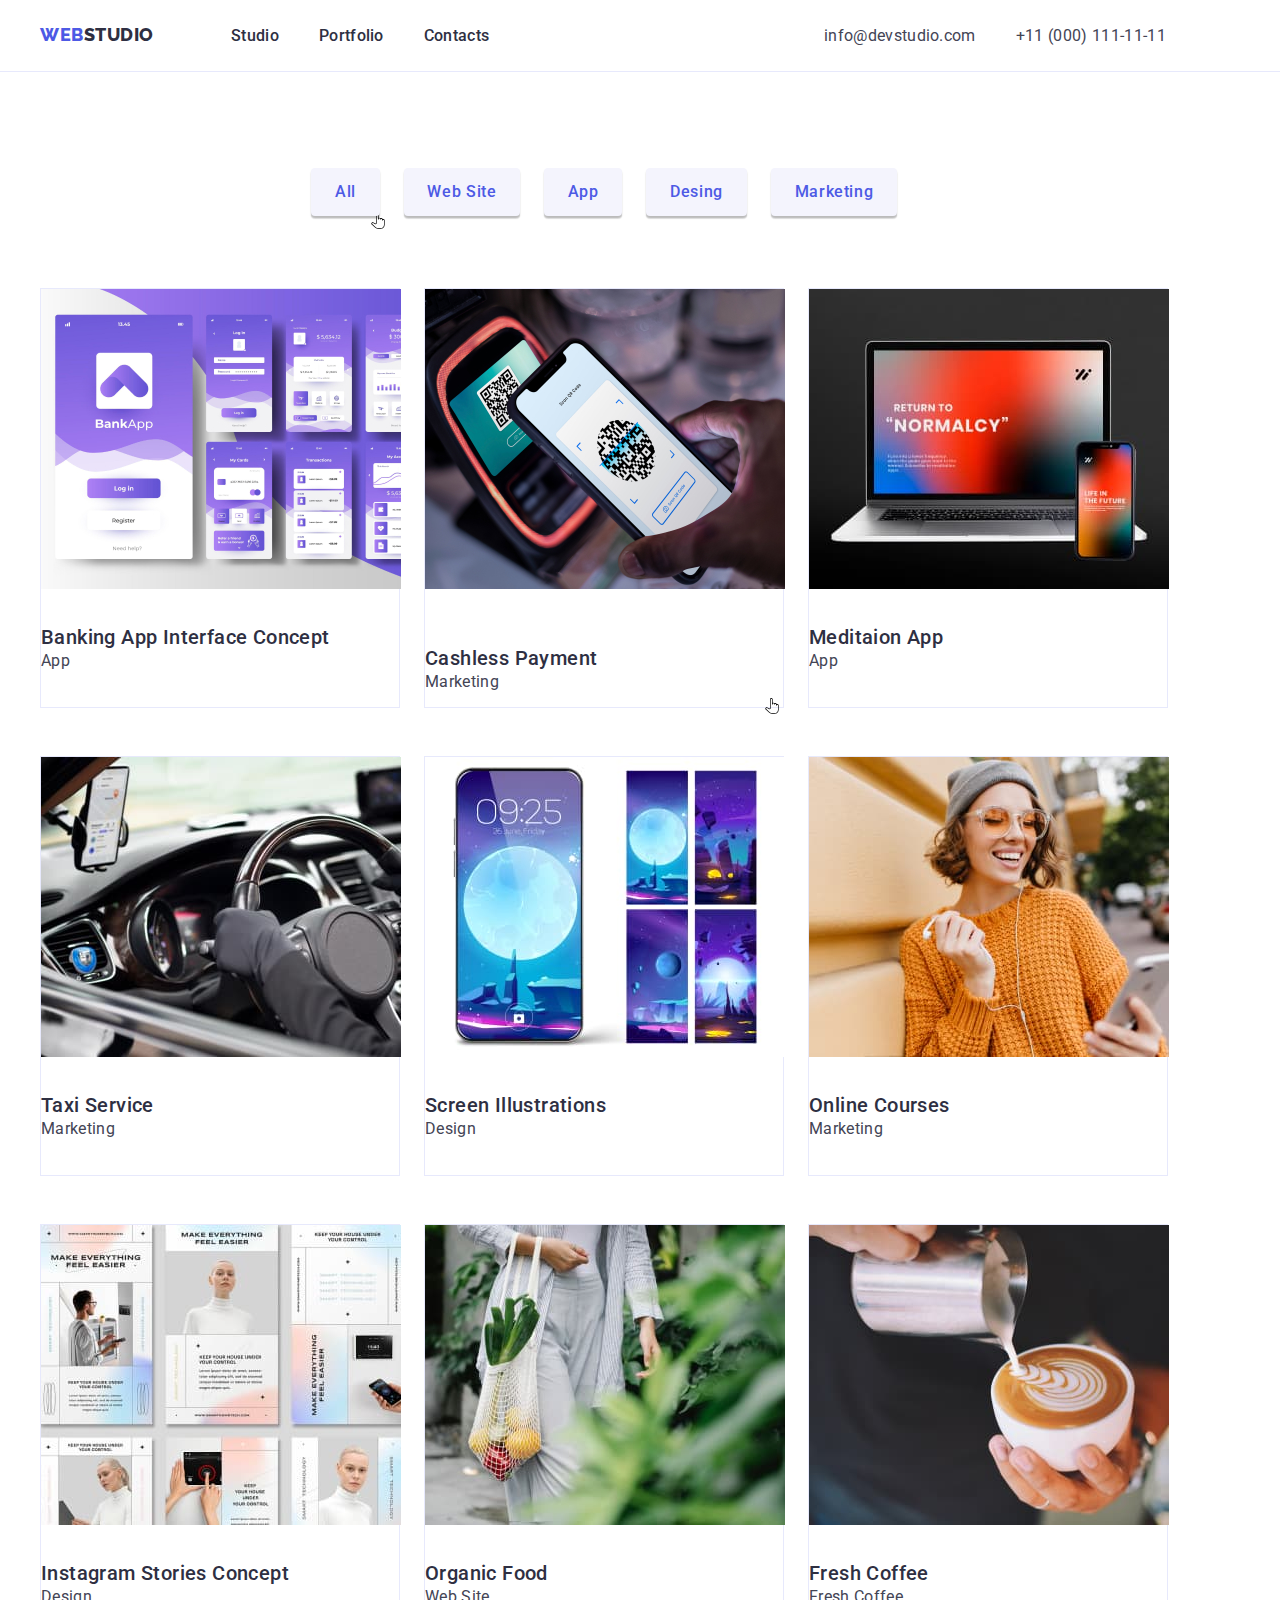
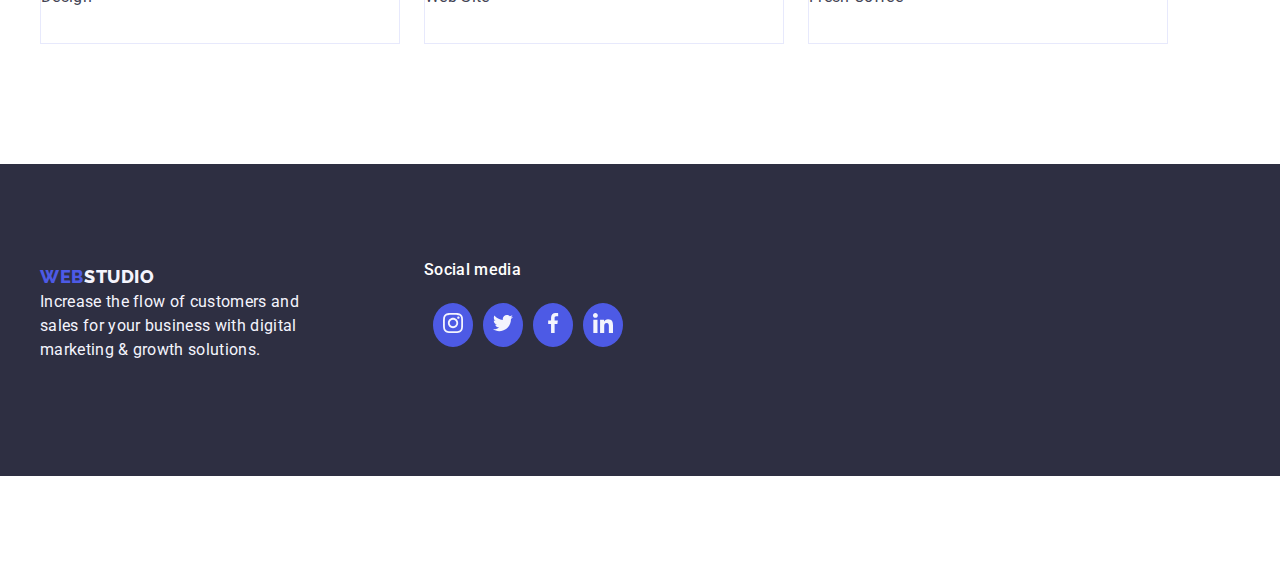
<file: portfolio.html>
<!DOCTYPE html>
<html lang="en">
  <head>
    <meta charset="UTF-8" />
    <meta name="viewport" content="width=device-width, initial-scale=1.0" />
    <link
      rel="stylesheet"
      href="https://cdnjs.cloudflare.com/ajax/libs/modern-normalize/1.0.0/modern-normalize.min.css"
    />
    <link rel="preconnect" href="https://fonts.googleapis.com" />
    <link rel="preconnect" href="https://fonts.gstatic.com" crossorigin />
    <link
      href="https://fonts.googleapis.com/css2?family=Roboto:wght@400;500;700;900&display=swap"
      rel="stylesheet"
    />
    <link rel="preconnect" href="https://fonts.googleapis.com" />
    <link rel="preconnect" href="https://fonts.gstatic.com" crossorigin />
    <link
      rel="stylesheet"
      href="https://cdnjs.cloudflare.com/ajax/libs/modern-normalize/2.0.0/modern-normalize.min.css"
      integrity="sha512-4xo8blKMVCiXpTaLzQSLSw3KFOVPWhm/TRtuPVc4WG6kUgjH6J03IBuG7JZPkcWMxJ5huwaBpOpnwYElP/m6wg=="
      crossorigin="anonymous"
      referrerpolicy="no-referrer"
    />
    <link
      href="https://fonts.googleapis.com/css2?family=Raleway:wght@800&display=swap"
      rel="stylesheet"
    />
    <link rel="stylesheet" type="text/css" href="./css/styles.css" />
    <title>Document</title>
  </head>
  <body>
    <header>
      <div class="top-line">
        <div class="container">
          <span class="logo">
            <a class="web-logo" href="index.html" type="button">WEB</a>
            <a class="studio-logo" href="index.html" type="button">STUDIO</a>
          </span>
          <nav>
            <span class="nav-menu">
              <a class="nav-studio" href="index.html" type="button">Studio</a>
              <a class="nav-portfolio" href="portfolio.html" type="button"
                >Portfolio</a
              >
              <a class="nav-contacts" href="" type="button">Contacts</a>
            </span>
          </nav>
          <span class="email-phone">
            <a href="" class="email">info@devstudio.com</a>
            <a href="" class="phone">+11 (000) 111-11-11</a>
          </span>
        </div>
      </div>
    </header>
    <main class="portfolio-main">
      <div class="container">
        <section class="section94px">
          <ul class="filters">
            <li>
              <div class="filter-btn-active">
                <button type="button" class="all-butoon">All</button>
              </div>
              <svg
                class="mysvg"
                width="14"
                height="16"
                viewBox="0 0 14 16"
                fill="none"
                xmlns="http://www.w3.org/2000/svg"
              >
                <path
                  d="M12.3333 6C12.0872 6 11.8564 6.06706 11.6581 6.18391C11.5836 5.51856 11.0178 5 10.3333 5C10.0077 5 9.70856 5.11784 9.47616 5.31413C9.24275 4.92644 8.81794 4.66666 8.33325 4.66666C8.09075 4.66666 7.86288 4.73175 7.6666 4.84569V1.33334C7.66656 0.597969 7.0686 0 6.33325 0C5.59791 0 4.99991 0.597969 4.99991 1.33334V10.2546C4.99991 10.4225 4.88922 10.5088 4.84169 10.5381C4.79416 10.5674 4.66622 10.6276 4.51747 10.5527L2.37685 9.48244C2.18185 9.38478 1.96344 9.33334 1.74535 9.33334C0.966689 9.33334 0.333252 9.96681 0.333252 10.7455V11C0.333252 11.0924 0.371658 11.1807 0.439033 11.2438L4.28638 14.8346C5.09169 15.5859 6.14185 16 7.24306 16H9.33322C11.7225 16 13.6666 14.056 13.6666 11.6667V7.33334C13.6666 6.59797 13.0686 6 12.3333 6ZM12.9999 11.6667C12.9999 13.6885 11.3551 15.3333 9.33325 15.3333H7.2431C6.31144 15.3333 5.42278 14.9831 4.74147 14.347L0.999908 10.8552V10.7455C0.999908 10.3343 1.33422 10 1.74535 10C1.86025 10 1.97581 10.0273 2.07869 10.0788L4.21931 11.1491C4.5315 11.3057 4.89541 11.2884 5.19228 11.1055C5.48916 10.9219 5.66656 10.6038 5.66656 10.2546V1.33334C5.66656 0.965844 5.96572 0.666687 6.33322 0.666687C6.70072 0.666687 6.99988 0.965844 6.99988 1.33334V6.33334C6.99988 6.51759 7.14897 6.66669 7.33322 6.66669C7.51747 6.66669 7.66656 6.51759 7.66656 6.33334V6C7.66656 5.6325 7.96572 5.33334 8.33322 5.33334C8.70072 5.33334 8.99988 5.6325 8.99988 6V6.33334C8.99988 6.334 8.99988 6.33466 8.99988 6.33531V6.33563C9.00119 6.51856 9.14994 6.66669 9.33322 6.66669C9.51747 6.66669 9.66656 6.51759 9.66656 6.33334V6.32812C9.66916 5.96322 9.968 5.66666 10.3332 5.66666C10.7007 5.66666 10.9999 5.96581 10.9999 6.33331V7.33331C10.9999 7.51756 11.149 7.66666 11.3332 7.66666C11.5175 7.66666 11.6666 7.51756 11.6666 7.33331C11.6666 6.96581 11.9657 6.66666 12.3332 6.66666C12.7007 6.66666 12.9999 6.96581 12.9999 7.33334V11.6667Z"
                  fill="black"
                />
              </svg>
            </li>
            <li class="btn1-position">
              <div class="filter-btn1">
                <button type="button" class="web-site">Web Site</button>
              </div>
            </li>
            <li>
              <div class="filter-btn2">
                <button type="button" class="app">App</button>
              </div>
            </li>
            <li>
              <div class="filter-btn3">
                <button type="button" class="desing">Desing</button>
              </div>
            </li>
            <li>
              <div class="filter-btn4">
                <button type="button" class="marketing">Marketing</button>
              </div>
            </li>
          </ul>
          <!--Section row-->
          <section class="row-1" title="Row 1">
            <div class="project-card1">
              <ul class="project-card2">
                <li>
                  <img
                    class="img-portfolio1"
                    src="./images/img8.jpg"
                    alt="img8"
                  />
                </li>
                <li class="card-content1">
                  <h3 class="footer-title">Banking App Interface Concept</h3>
                  <p class="footer-pharagraf">App</p>
                </li>
              </ul>
              <ul class="project-card1-2">
                <li>
                  <img
                    class="img-portfolio2"
                    src="./images/img9.jpg"
                    alt="img8"
                  />
                  <svg
                    class="mysvg2"
                    width="14"
                    height="16"
                    viewBox="0 0 14 16"
                    fill="none"
                    xmlns="http://www.w3.org/2000/svg"
                  >
                    <path
                      d="M12.3333 6C12.0872 6 11.8564 6.06706 11.6581 6.18391C11.5836 5.51856 11.0178 5 10.3333 5C10.0077 5 9.70856 5.11784 9.47616 5.31413C9.24275 4.92644 8.81794 4.66666 8.33325 4.66666C8.09075 4.66666 7.86288 4.73175 7.6666 4.84569V1.33334C7.66656 0.597969 7.0686 0 6.33325 0C5.59791 0 4.99991 0.597969 4.99991 1.33334V10.2546C4.99991 10.4225 4.88922 10.5088 4.84169 10.5381C4.79416 10.5674 4.66622 10.6276 4.51747 10.5527L2.37685 9.48244C2.18185 9.38478 1.96344 9.33334 1.74535 9.33334C0.966689 9.33334 0.333252 9.96681 0.333252 10.7455V11C0.333252 11.0924 0.371658 11.1807 0.439033 11.2438L4.28638 14.8346C5.09169 15.5859 6.14185 16 7.24306 16H9.33322C11.7225 16 13.6666 14.056 13.6666 11.6667V7.33334C13.6666 6.59797 13.0686 6 12.3333 6ZM12.9999 11.6667C12.9999 13.6885 11.3551 15.3333 9.33325 15.3333H7.2431C6.31144 15.3333 5.42278 14.9831 4.74147 14.347L0.999908 10.8552V10.7455C0.999908 10.3343 1.33422 10 1.74535 10C1.86025 10 1.97581 10.0273 2.07869 10.0788L4.21931 11.1491C4.5315 11.3057 4.89541 11.2884 5.19228 11.1055C5.48916 10.9219 5.66656 10.6038 5.66656 10.2546V1.33334C5.66656 0.965844 5.96572 0.666687 6.33322 0.666687C6.70072 0.666687 6.99988 0.965844 6.99988 1.33334V6.33334C6.99988 6.51759 7.14897 6.66669 7.33322 6.66669C7.51747 6.66669 7.66656 6.51759 7.66656 6.33334V6C7.66656 5.6325 7.96572 5.33334 8.33322 5.33334C8.70072 5.33334 8.99988 5.6325 8.99988 6V6.33334C8.99988 6.334 8.99988 6.33466 8.99988 6.33531V6.33563C9.00119 6.51856 9.14994 6.66669 9.33322 6.66669C9.51747 6.66669 9.66656 6.51759 9.66656 6.33334V6.32812C9.66916 5.96322 9.968 5.66666 10.3332 5.66666C10.7007 5.66666 10.9999 5.96581 10.9999 6.33331V7.33331C10.9999 7.51756 11.149 7.66666 11.3332 7.66666C11.5175 7.66666 11.6666 7.51756 11.6666 7.33331C11.6666 6.96581 11.9657 6.66666 12.3332 6.66666C12.7007 6.66666 12.9999 6.96581 12.9999 7.33334V11.6667Z"
                      fill="black"
                    />
                  </svg>
                </li>
                <li class="card-content2">
                  <h3 class="footer-title">Cashless Payment</h3>
                  <p class="footer-pharagraf">Marketing</p>
                </li>
              </ul>
              <ul class="project-card2">
                <li>
                  <img
                    class="img-portfolio3"
                    src="./images/img10.jpg"
                    alt="img8"
                  />
                </li>
                <li class="card-content3">
                  <h3 class="footer-title">Meditaion App</h3>
                  <p class="footer-pharagraf">App</p>
                </li>
              </ul>
            </div>
          </section>
          <section class="row-2" title="Row 2">
            <div class="project-card1">
              <ul class="project-card2">
                <li>
                  <img
                    class="img-portfolio1"
                    src="./images/img11.jpg"
                    alt="img8"
                  />
                </li>
                <li class="card-content1">
                  <h3 class="footer-title">Taxi Service</h3>
                  <p class="footer-pharagraf">Marketing</p>
                </li>
              </ul>
              <ul class="project-card2">
                <li>
                  <img
                    class="img-portfolio2"
                    src="./images/img12.jpg"
                    alt="img8"
                  />
                </li>
                <li class="card-content2">
                  <h3 class="footer-title">Screen Illustrations</h3>
                  <p class="footer-pharagraf">Design</p>
                </li>
              </ul>
              <ul class="project-card2">
                <li>
                  <img
                    class="img-portfolio3"
                    src="./images/img13.jpg"
                    alt="img8"
                  />
                </li>
                <li class="card-content3">
                  <h3 class="footer-title">Online Courses</h3>
                  <p class="footer-pharagraf">Marketing</p>
                </li>
              </ul>
            </div>
          </section>
          <section class="row-3" title="Row 3">
            <div class="project-card1">
              <ul class="project-card2">
                <li>
                  <img
                    class="img-portfolio1"
                    src="./images/img14.jpg"
                    alt="img8"
                  />
                </li>
                <li class="card-content1">
                  <h3 class="footer-title">Instagram Stories Concept</h3>
                  <p class="footer-pharagraf">Design</p>
                </li>
              </ul>
              <ul class="project-card2">
                <li>
                  <img
                    class="img-portfolio2"
                    src="./images/img15.jpg"
                    alt="img8"
                  />
                </li>
                <li class="card-content2">
                  <h3 class="footer-title">Organic Food</h3>
                  <p class="footer-pharagraf">Web Site</p>
                </li>
              </ul>
              <ul class="project-card2">
                <li>
                  <img
                    class="img-portfolio3"
                    src="./images/img16.jpg"
                    alt="img8"
                  />
                </li>
                <li class="card-content3">
                  <h3 class="footer-title">Fresh Coffee</h3>
                  <p class="footer-pharagraf">Fresh Coffee</p>
                </li>
              </ul>
            </div>
          </section>
        </section>
      </div>
    </main>
    <footer>
      <section class="footer section94px">
        <div class="container">
          <div class="position-footer">
            <div class="logo-text">
              <span class="logo-footer">
                <a class="web-footer" href="index.html" type="button">WEB</a>
                <a class="studio-footer" href="index.html" type="button"
                  >STUDIO</a
                >
              </span>
              <div class="text-footer">
                <p class="text5">
                  Increase the flow of customers and sales for your business
                  with digital marketing & growth solutions.
                </p>
              </div>
            </div>
            <div class="social">
              <h3 class="social-media">Social media</h3>
              <ul class="traling-icons">
                <li class="icons-size2">
                  <img href="" src="./images/instagram2.svg" alt="instagram" />
                </li>
                <li class="icons-size2">
                  <img href="" src="./images/twitter1.svg" alt="twiter" />
                </li>
                <li class="icons-size2">
                  <img href="" src="./images/facebook1.svg" alt="facebook" />
                </li>
                <li class="icons-size2">
                  <img href="" src="./images/linkedin1.svg" alt="linkedin" />
                </li>
              </ul>
            </div>
          </div>
        </div>
      </section>
    </footer>
  </body>
</html>
</file>
<file: css/styles.css>
*,
*::before,
*::after {
    box-sizing: border-box;
}

* {
    margin: 0;
}

html,
body {
    height: 100%;
}

.body{
background: #fff;
line-height: 1.5;
-webkit-font-smoothing: antialiased;
}
ul,a, h1,h3{
    padding-inline-start: 94px 0px;
}

.container{
    width: 1200px; 
    margin: 0 auto;
}

.section94px{
    padding: 94px 0px;
    width: 100%; 
}

/*NAV MENU -- TOP LINE*/

.top-line{
width: auto;
height: 72px;
background: #fff;
border-bottom: 1px solid #e7e9fc;

}
.top-line>.container{
height: 72px;
display: flex;
}

.logo{
padding-top: 24px;
display: flex;
gap: 0px;
width: 115px;
height: 48px;
}

.web-logo{
font-family: "Raleway", sans-serif;
font-weight: 800;
font-size: 18px;
line-height: 21px; 
line-height: 1.16667;
letter-spacing: 0.03em;
text-transform: uppercase;
color: #4d5ae5;

}

.studio-logo{
font-family: "Raleway", sans-serif;
font-weight: 800;
font-size: 18px;
line-height: 21px; 
line-height: 1.16667;
letter-spacing: 0.03em;
text-transform: uppercase;
color: #2e2f42;
}
    
.nav-menu{
display: flex;
gap: 40px;
width: 337px;
height: 48px;
padding-left: 76px;
padding-top: 24px;
}

.nav-studio, .nav-portfolio, .nav-contacts {
font-family: "Roboto", sans-serif;
font-weight: 500;
font-size: 16px;
line-height: 24px;
line-height: 1.5;
letter-spacing: 0.02em;
color: #2e2f42;
}

.email-phone{
width: 676px;
height: 48px;
display: flex;
padding-left: 332px;
padding-top: 24px;
}

.email{
font-family: "Roboto", sans-serif;
font-weight: 400;
font-size: 16px;
line-height: 24px; 
line-height: 1.5;
letter-spacing: 0.02em;
color: #434455;
}

.phone{
font-family: "Roboto", sans-serif;
font-weight: 400;
font-size: 16px;
line-height: 24px; 
line-height: 1.5;
letter-spacing: 0.02em;
color: #434455;
padding-left: 40px;
}

.top-line a:hover,
header.top-line a:focus {
color: rgb(0, 0, 255);
}

a {
text-decoration: none;
}

/* --HERO IMAGE-- */

.hero-image{
background-image:linear-gradient(rgba(26, 33, 55, 0.7), rgba(44, 42, 55, 0.7)), url("../images/people-office1.jpg");
 background-color: #cccccc;
 background-size: auto;
 background-position: center;
 background-repeat: no-repeat;
}

.button {
width: 684px;
height: 104px;
padding-top: 48px;
padding-left: 515px;
padding-bottom: 150px;

}

.order-service {
font-family: "Roboto", sans-serif;
font-weight: 500;
font-size: 16px;
font-style: normal;
line-height: 24px;
letter-spacing: 0.04em;
color: var(--WHITE, #FFF);
background: #4d5ae5;
border: none;
cursor: pointer;
border-radius: 4px;
gap: 10px;
box-shadow: 0 4px 4px 0 rgba(0, 0, 0, 0.15);
align-items: center;
justify-content: center;
width: 169px;
height: 56px;

}

.hero-title{  
margin: 0px; 
font-family: "Roboto", sans-serif;
font-weight: 700;
font-size: 56px;
font-style: normal;
line-height: 60px;
letter-spacing: 0.02em;
text-align: center;
color: var(--WHITE, #FFF);
padding-top: 94px;

}

/*SECTION 1 & 2*/

.section1-2{
height: 1064px;
width: auto;
padding-bottom:26px;
justify-content: center;
}

.section1-2>.container{
height: 1064px;
} 

.section1{
width: 1128px;
height: 250px;
padding-top: 26px;
display: flex;
}

.feature1, 
.feature2, 
.feature3, 
.feature4{
gap: 8px;
width: 264px;
height: 224px;
}

.feature2,
.feature3,
.feature4{
margin-left: 24px;
}

.strategy, 
.punctuality, 
.diligence, 
.tehnologies{
font-family: "Roboto", sans-serif;
font-weight: 500;
font-size: 20px;
font-style: normal;
line-height: 24px; 
letter-spacing: 0.02em;
color: var(--NAVY-BLUE, #2E2F42);
margin: 0px; 
}

.text-strategy,
.text-punctuality,
.text-diligence,
.text-tehnologies{
font-family: "Roboto", sans-serif;
font-weight: 400;
font-size: 16px;
font-style: normal;
line-height: 24px; 
letter-spacing: 0.02em;
color: var(--SLATE, #434455); 
}

/*SECTION 2*/

.section2{
width: 1128px;
height: 652px;
flex-shrink: 0;
padding-top: 120px;
padding: bottom 26px;   
}

.Section2-title{
font-family: "Roboto", sans-serif;
font-weight: 1103;
font-size: 36px;
font-style: normal;
line-height: 40px; 
letter-spacing: 0.02em;
text-transform: capitalize;
margin: 0px;
color: var(--NAVY-BLUE, #2E2F42);
padding-left: 403px;

}

.technology-pictures{
width: 1128px;
height: 372px;
display: flex; 
padding-top: 72px;      
}

.img-1, 
.img-2, 
.img-3{
gap: 0px;
width: 360px;
height: 300px;
}

.img-2,
.img-3{
margin-left: 24px;
}

.size-pictures{
border: 1px solid #e7e9fc;
width: 360px;
height: 300px;
}

/*SECTION 3 */

.section3{
width: auto;
height: 732px;
background: #f4f4fd;

}

.section3>.container{
    height: 732px;
}

.title1{
Width: 647px; 
Height: 40px;
padding-top: 26px;
padding-left: 483px;
}

.our-team{
font-family: "Roboto", sans-serif;
font-weight: 700;
font-size: 36px;
font-style: normal;
line-height: 40px; 
letter-spacing: 0.02em;
color: var(--NAVY-BLUE, #2E2F42);
margin: 0px;
}

.pepole{
width: 1128px;
height: 452px;
display: flex;
padding-top: 72px;

}

ul {
padding: 0;
}

.team-card1, 
.team-card2, 
.team-card3, 
.team-card4{
gap: 32px;
border-radius: 0 0 4px 4px;
padding: 0px 0px 32px 0px;
width: 264px;
height: 428px;
box-shadow: 0 2px 1px 0 rgba(46, 47, 66, 0.08), 0 1px 1px 0 rgba(46, 47, 66, 0.16), 0 1px 6px 0 rgba(46, 47, 66, 0.08);
background: #fff; 
box-shadow: 0px 0px 10px 5px rgba(0, 0, 0, 0.3);
}

.traling-icons {
padding: 0;
justify-content: center;
display: flex;
}

.traling-icons li {
margin: 5px;
border-radius: 50%;
background-color: #4D5AE5;
   
}

.traling-icons li img {
width: 40px;
height: 40px;
padding: 10px;
margin: 0px;
   
}

.team-card2,
.team-card3,
.team-card4{
margin-left: 24px;

}

.img{
width: 264px;
height: 260px;
background: url(<path-to-image>), lightgray -97.034px -0.927px / 181.897% 251.37% no-repeat;  
}

.name{
font-family: "Roboto", sans-serif;
font-weight: 500;
font-size: 20px;
font-style: normal;
line-height: 24px; 
letter-spacing: 0.02em;
text-align: center;
color: var(--NAVY-BLUE, #2E2F42);   
}

.job-description{
font-family: "Roboto", sans-serif;
font-weight: 400;
font-size: 16px;
font-style: normal;
line-height: 24px; 
letter-spacing: 0.02em;
text-align: center;
color: var(--SLATE, #434455);
}

.section3 h3:hover,
.section3 h3:focus,
.section3 p:hover,
.section3 p:focus {
color: rgb(0, 0, 255);
cursor: pointer;
}

/* Section 4 */

.section4{
height: 440px;
padding-top: 120px;
padding-bottom: 120px;
        
}
.customers{
font-family: "Roboto", sans-serif;
font-weight: 700;
font-size: 36px;
margin: 0px;
line-height: 40px; 
line-height: 1.11111;
letter-spacing: 0.02em;
text-transform: capitalize;
text-align: center;
color: #2e2f42;
padding-bottom: 72px;
        
}

.company-icons{
display: flex;
gap: 24px;
width: 1128px;
height: 88px;
margin: 0px;
}

.icons-size img {
    filter: grayscale(100%);
    transition: filter 0.5s ease, cursor 0.3s ease;
}

.icons-size img:hover {
filter: grayscale(0%); 
cursor: pointer;
}

.icons-size{
width: 168px;
height: 88px;
border: 1px solid #8e8f99;
border-radius: 4px;
display: flex;  
}

.icons-size:hover {
    cursor: pointer;
    /* Aplică cursor pointer la hover pe întregul li */
}

/*FOOTER*/

.footer{
width: 100%;
height: 312px;
background: #2e2f42;
flex-shrink: 0;

}
.footer>.container{
height: 312px;
    
}

.position-footer{
display: flex;
}

.logo-text{
width: 264px;
height: 118.5px;
flex-shrink: 0;
padding-top: 7.5px;
}

.logo-footer{
display: flex;
gap: 0px;
width: 115px;
height: 24px;  
}

.footer a:hover {
color: rgb(0, 0, 255);    
}

.web-footer{
font-family: "Raleway", sans-serif;
font-weight: 800;
font-size: 18px;
font-style: normal;
line-height: 21px; 
letter-spacing: 0.03em;
text-transform: uppercase;
color: var(--IRIS, #4D5AE5);
display: flex;
width: 44px;
height: 21px;
}

.studio-footer{
font-family: "Raleway", sans-serif;
font-weight: 800;
font-size: 18px;
font-style: normal;
line-height: 21px; 
letter-spacing: 0.03em;
text-transform: uppercase;
color: var(--CLOUD, #F4F4FD);
display: flex;
width: 71px;
height: 21px;
}

.text-footer1{
width: 264px;
height: 88px;
padding-top: 16px;  
}

.text5{
font-family: "Roboto", sans-serif;
font-weight: 400;
font-size: 16px;
font-style: normal;
line-height: 24px; 
letter-spacing: 0.02em;
color: var(--CLOUD, #F4F4FD);
width: 264px;
margin: 0px;  
}

.social{
width: 328px;
height: 120px;
padding-left: 120px;

}
.social>h3{
margin: 0px;
}
.social>ul{
margin: 0px;
}

.social-media{
font-family: "Roboto", sans-serif;
font-weight: 500;
font-size: 16px;
padding-bottom: 16px;
line-height: 24px; 
line-height: 1.5;
letter-spacing: 0.02em;
color: #fff;
}

.traling-icons li img:hover {
transform: scale(1.2);
 backdrop-filter: brightness(120%) sepia(100%) hue-rotate(125deg) saturate(1000%) contrast(0.8);;
}

.traling-icons li {
border-radius: 50%;
overflow: hidden;  
}

/*PORTFOLIO CSS*/

.portfolio-main{
width: 100%;
height: 1692px;
}

.portfolio-main>.container{
height: 1692px;  
}

.filters{
display: flex;
gap: 24px;
width: 857px;
height: 50px;
padding-top: 2px;
padding-left: 271px;
margin: 0;
}

.all-butoon{
font-family: "Roboto", sans-serif;
font-weight: 500;
font-size: 16px;
font-style: normal;
line-height: 24px;
letter-spacing: 0.04em;
color: #4D5AE5;
background: #f4f4fd;
border: none;
cursor: pointer;
border-radius: 4px;
gap: 10px;
box-shadow: 0 2px 2px 0 rgba(0, 0, 0, 0.12), 0 2px 1px 0 rgba(0, 0, 0, 0.08), 0 3px 1px 0 rgba(0, 0, 0, 0.1);
width: 69px;
height: 48px;
padding: 0px;
z-index: 1;
position: absolute;
    
}

 .mysvg {   
transform: translateX(60px) translateY(45px);
position: relative;
z-index: 0;
position: absolute;
   
}
.btn1-position{
margin-left: 69px;  
}

.web-site{
font-family: "Roboto", sans-serif;
font-weight: 500;
font-size: 16px;
font-style: normal;
line-height: 24px;
letter-spacing: 0.04em;
color: #4D5AE5;
background: #f4f4fd;
border: none;
cursor: pointer;
border-radius: 4px;
gap: 10px;
box-shadow: 0 2px 2px 0 rgba(0, 0, 0, 0.12), 0 2px 1px 0 rgba(0, 0, 0, 0.08), 0 3px 1px 0 rgba(0, 0, 0, 0.1);
width: 116px;
height: 48px;   
}

.app{
font-family: "Roboto", sans-serif;
font-weight: 500;
font-size: 16px;
font-style: normal;
line-height: 24px;
letter-spacing: 0.04em;
color: #4D5AE5;
background: #f4f4fd;
border: none;
cursor: pointer;
border-radius: 4px;
gap: 10px;
box-shadow: 0 2px 2px 0 rgba(0, 0, 0, 0.12), 0 2px 1px 0 rgba(0, 0, 0, 0.08), 0 3px 1px 0 rgba(0, 0, 0, 0.1);
width: 78px;
height: 48px;
}

.desing{
font-family: "Roboto", sans-serif;
font-weight: 500;
font-size: 16px;
font-style: normal;
line-height: 24px;
letter-spacing: 0.04em;
color: #4D5AE5;
background: #f4f4fd;
border: none;
cursor: pointer;
border-radius: 4px;
gap: 10px;
box-shadow: 0 2px 2px 0 rgba(0, 0, 0, 0.12), 0 2px 1px 0 rgba(0, 0, 0, 0.08), 0 3px 1px 0 rgba(0, 0, 0, 0.1);
width: 101px;
height: 48px;
}

.marketing{
font-family: "Roboto", sans-serif;
font-weight: 500;
font-size: 16px;
font-style: normal;
line-height: 24px;
letter-spacing: 0.04em;
color: #4D5AE5;
background: #f4f4fd;
border: none;
cursor: pointer;
border-radius: 4px;
gap: 10px;
box-shadow: 0 2px 2px 0 rgba(0, 0, 0, 0.12), 0 2px 1px 0 rgba(0, 0, 0, 0.08), 0 3px 1px 0 rgba(0, 0, 0, 0.1);
width: 126px;
height: 48px;
}

.all-butoon:hover{
background-color: #4d5ae5;
color:white;
box-shadow: 0px 0px 10px 5px rgba(0, 0, 0, 0.3);
}

.web-site:hover {
background-color: #4d5ae5;
color: white;
box-shadow: 0px 0px 10px 5px rgba(0, 0, 0, 0.3);
}

.app:hover {
background-color: #4d5ae5;
color: white;
box-shadow: 0px 0px 10px 5px rgba(0, 0, 0, 0.3);
}

.desing:hover {
background-color: #4d5ae5;
color: white;
box-shadow: 0px 0px 10px 5px rgba(0, 0, 0, 0.3);
}


.marketing:hover {
background-color: #4d5ae5;
color: white;
box-shadow: 0px 0px 10px 5px rgba(0, 0, 0, 0.3);
}

/*Section row*/

.row-1{
width: 1128px;
height: 492px;
padding-top: 72px;
    
}

.row-2{
width: 1128px;
height: 468px;
padding-top: 48px;
}

.row-3{
width: 1128px;
height: 494px;  
padding-top: 48px;
padding-bottom: 26px;
}

.row-1, 
.row-2, 
.row-3, li{
list-style-type: none;
}

.project-card1{
display: flex;
}
 
.project-card2 {
border: 1px solid #e7e9fc;
width: 360px;
height: 420px;
background: #fff;    
}

.project-card1-2:nth-child(2),
.project-card1-2:nth-child(3){
margin-left: 24px;
}

.mysvg2{
transform: translateX(340px) translateY(105px);
}

.project-card1-2{
border: 1px solid #e7e9fc;
width: 360px;
height: 420px;
background: #fff;
}

.project-card2:hover{
cursor: pointer;
box-shadow: 0px 0px 10px 5px rgba(0, 0, 0, 0.3);
}

.project-card1 .project-card2:nth-child(2),
.project-card1 .project-card2:nth-child(3) {
 margin-left: 24px;
}

.card-content1,
.card-content2, 
.card-content3{
gap: 8px;
margin-top: 32px;
width: 360px;
height: 56px;      
}

.footer-title{
font-family: "Roboto", sans-serif;
font-weight: 500;
font-size: 20px;
line-height: 24px; 
line-height: 1.2;
letter-spacing: 0.02em;
color: #2e2f42;
margin: 0px;
}

.footer-pharagraf{
font-family: "Roboto", sans-serif;
font-weight: 400;
font-size: 16px;
line-height: 24px; 
line-height: 1.5;
letter-spacing: 0.02em;
color: #434455;
margin: 0px;
}

.img-portfolio1, 
.img-portfolio2, 
.img-portfolio3{
width: 360px;
height: 300px;
}
</file>
